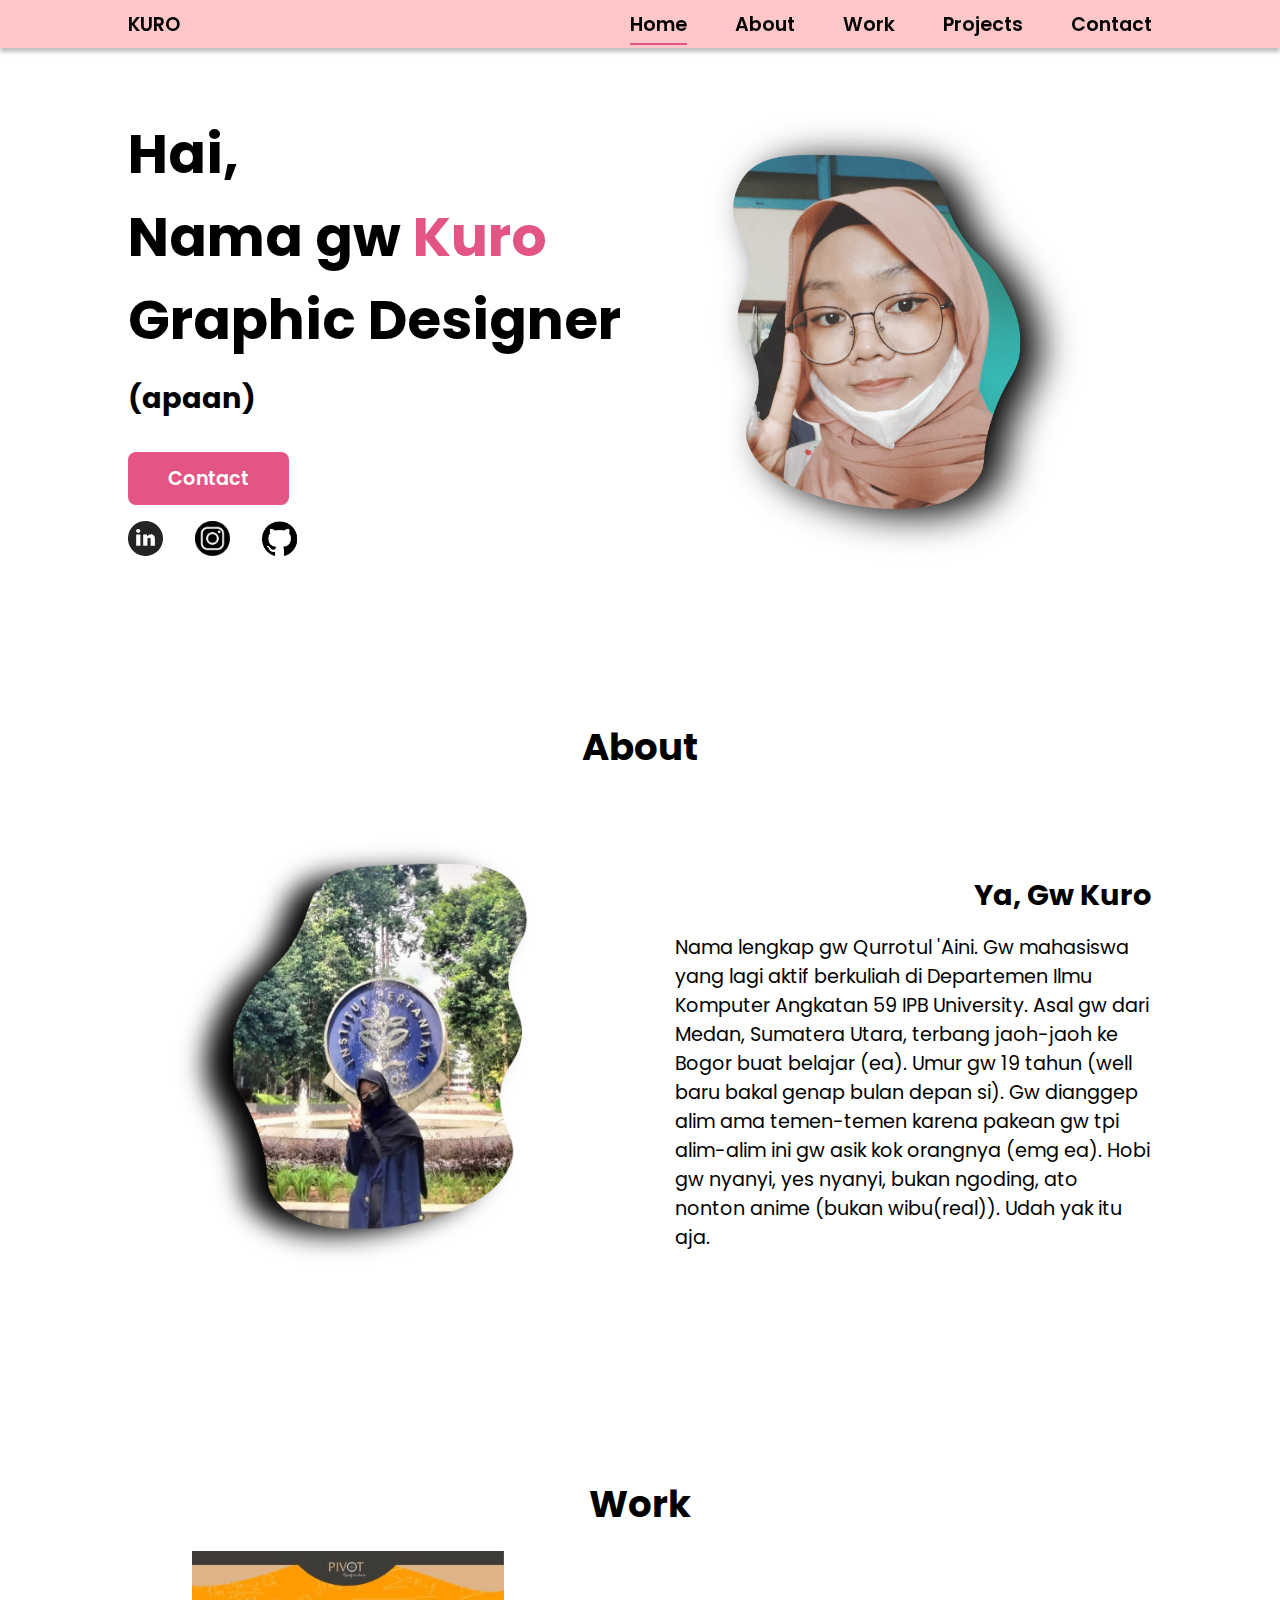
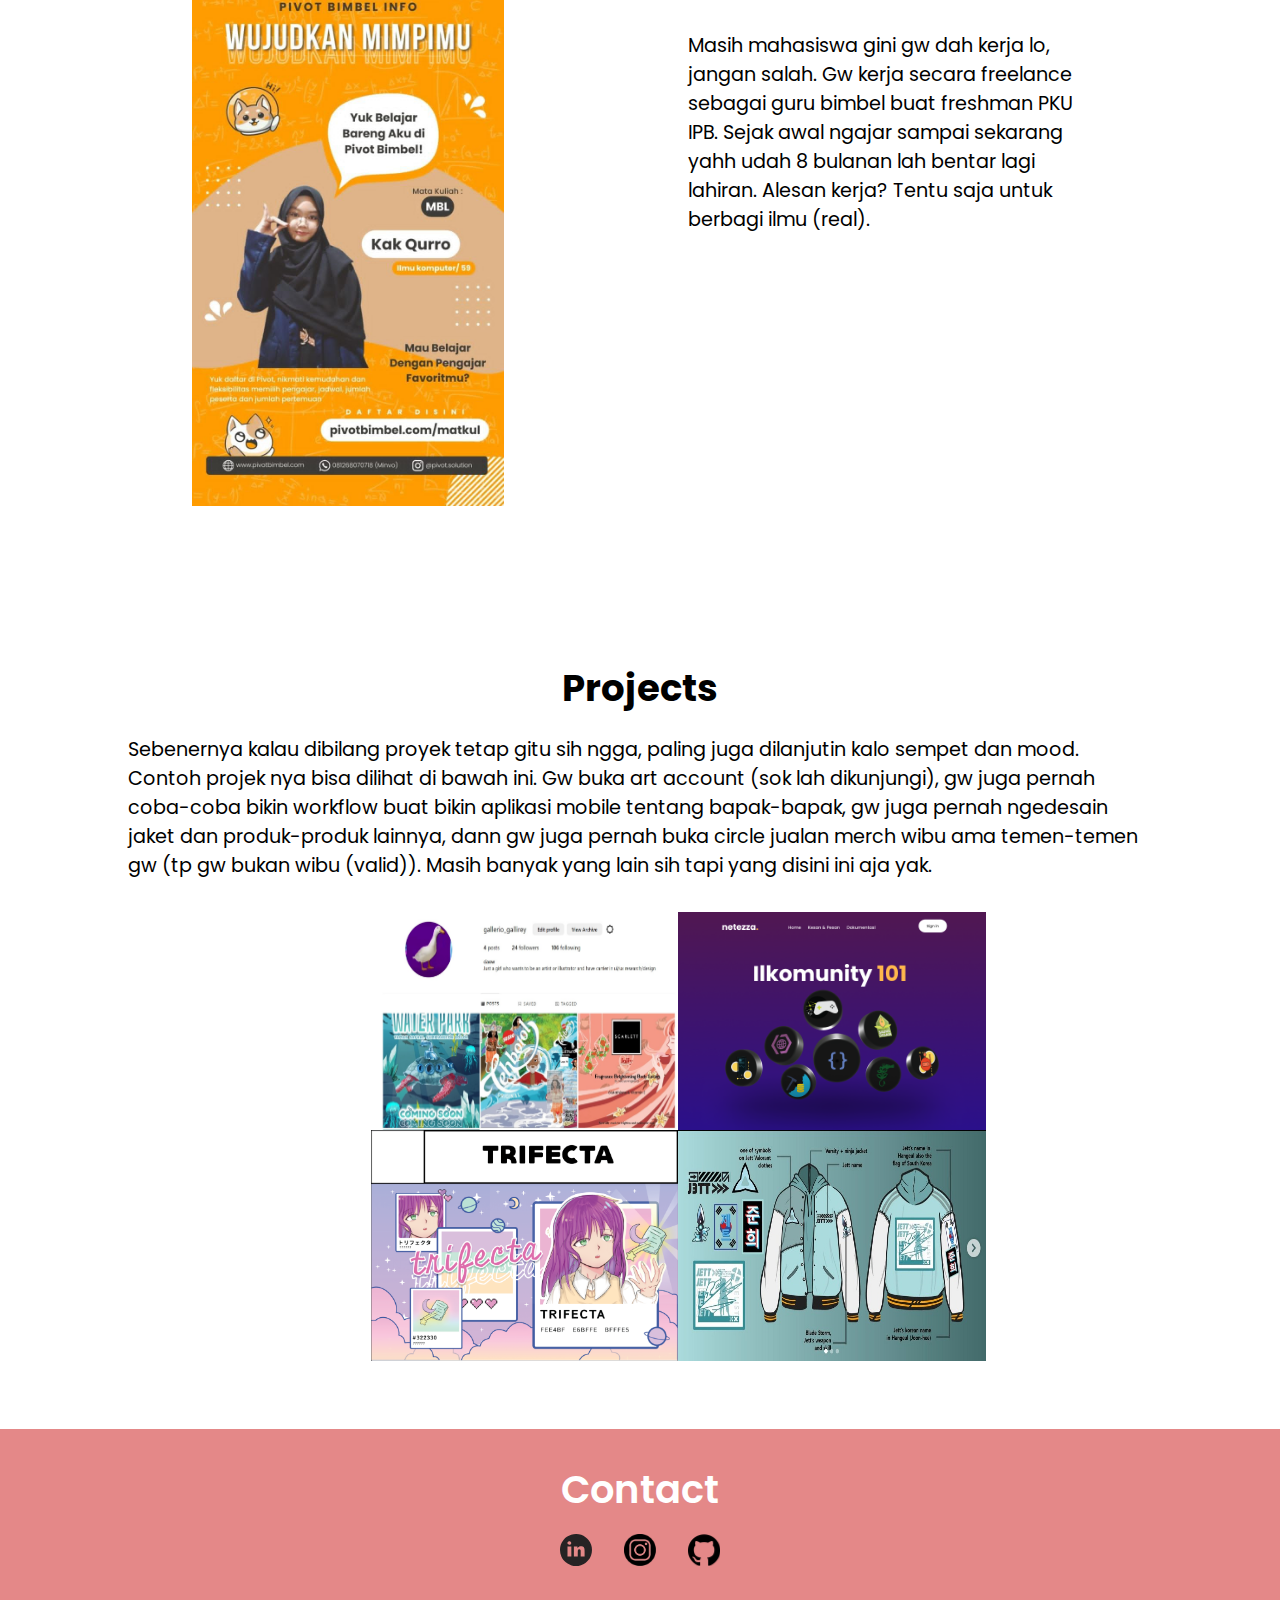
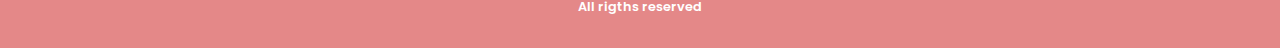
<file: portfolio-responsive-complete-master/index.html>
<!DOCTYPE html>
<html lang="en">
    <head>
        <meta charset="UTF-8">
        <meta name="viewport" content="width=device-width, initial-scale=1.0">
        <meta name="viewport" content="width=device-width, initial-scale=1.0">
        <link rel="stylesheet" href="portfolio-responsive-complete-master/portfolio-responsive-complete-master/assets/css/styles.css">

        <link rel="preconnect" href="https://fonts.googleapis.com">
        <link rel="preconnect" href="https://fonts.gstatic.com" crossorigin>
        <link href="https://fonts.googleapis.com/css2?family=Poor+Story&family=Poppins:wght@600&display=swap" rel="stylesheet">
        <link href="https://fonts.googleapis.com/css2?family=Poppins:wght@400;600;700&display=swap" rel="stylesheet">

        <title>website perkenalan diri</title>
    </head>
    <body>
        
        <header class="l-header">
            <nav class="nav bd-grid">
                <div>
                    <a href="#" class="nav__logo">Kuro</a>
                </div>

                <div class="nav__menu" id="nav-menu">
                    <ul class="nav__list">
                        <li class="nav__item"><a href="#home" class="nav__link active">Home</a></li>
                        <li class="nav__item"><a href="#about" class="nav__link">About</a></li>
                        <li class="nav__item"><a href="#work" class="nav__link">Work</a></li>
                        <li class="nav__item"><a href="#projects" class="nav__link">Projects</a></li>
                        <li class="nav__item"><a href="#contact" class="nav__link">Contact</a></li>
                    </ul>
                </div>

                
            </nav>
        </header>

        <main class="l-main">
           
            <section class="home bd-grid" id="home">
                <div class="home__data">
                    <h1 class="home__title">Hai,<br> Nama gw<span class="home__title-color"> Kuro</span><br>Graphic Designer</h1>
                    <h2 class="joke__part">(apaan)</h2>
                    <a href="#contact" class="button">Contact</a>
                </div>

                <div class="home__social">
                    <a href="https://www.linkedin.com/in/qurrotul-aini-867025247" class="home__social-icon"><img src="portfolio-responsive-complete-master/portfolio-responsive-complete-master/assets/Linkedin-In-Logo-PNG-Isolated-Image.svg" alt="logo linkedin" width="35"> </a>
                    <a href="https://www.instagram.com/gallerio_gallirey" class="home__social-icon"><img src="portfolio-responsive-complete-master/portfolio-responsive-complete-master/assets/Instagram-Logo-Silhoutte-PNG-Image.svg" alt="logo ige" width="35"> </a>
                    <a href="https://github.com/kurooii" class="home__social-icon"><img src="portfolio-responsive-complete-master/portfolio-responsive-complete-master/assets/25231.svg" alt="logo github" width="35"> </a></li>
                    
                </div>

                <div class="home__img">
                    <img src="portfolio-responsive-complete-master/portfolio-responsive-complete-master/assets/Asset 2.png" alt="my photo" width="2000">
                </div>
            </section>

            
            <section class="about section " id="about">
                <h2 class="section-title">About</h2>

                <div class="about__container bd-grid">
                    <div class="about__img">
                        <img src="portfolio-responsive-complete-master/portfolio-responsive-complete-master/assets/1x/ipb2.png" alt="kampus ipb">
                    </div>
                    
                    <div class="about__content">
                        <h2 class="about__subtitle">Ya, Gw Kuro</h2>
                        <p class="about__text">Nama lengkap gw Qurrotul 'Aini. Gw mahasiswa yang lagi aktif berkuliah di Departemen Ilmu Komputer Angkatan 59 IPB University. Asal gw dari Medan, Sumatera Utara, terbang jaoh-jaoh ke Bogor buat belajar (ea). Umur gw 19 tahun (well baru bakal genap bulan depan si). Gw dianggep alim ama temen-temen karena pakean gw tpi alim-alim ini gw asik kok orangnya (emg ea). Hobi gw nyanyi, yes nyanyi, bukan ngoding, ato nonton anime (bukan wibu(real)). Udah yak itu aja. </p>           
                    </div>                                   
                </div>
            </section>

            
            <section class="work section" id="work">
                <h2 class="section-title">Work</h2>
                <div class="work__container">
                    <div class="work__image bd-grid">
                        <a href="https://pivotbimbel.com/product-category/matkul/mbl-reg/pengajar-qurro-mbl/" class="work__img">
                            <img src="portfolio-responsive-complete-master/portfolio-responsive-complete-master/assets/WhatsApp Image 2023-08-20 at 17.32.50 (1).jpeg" alt="pivot bimbel">
                        </a>
                    </div>
                    <div class="work__content">
                        <p>
                            Masih mahasiswa gini gw dah kerja lo, jangan salah. Gw kerja secara freelance sebagai guru bimbel buat freshman PKU IPB. Sejak awal ngajar sampai sekarang yahh udah 8 bulanan lah bentar lagi lahiran. Alesan kerja? Tentu saja untuk berbagi ilmu (real).
                        </p>
                    </div>
                </div>
            </section>

             <section class="projects section" id="projects">
                <h2 class="section-title">Projects</h2>

                <div class="projects__container bd-grid">
                    <div class="projects__content">
                        <p class="projects__text">Sebenernya kalau dibilang proyek tetap gitu sih ngga, paling juga dilanjutin kalo sempet dan mood. Contoh projek nya bisa dilihat di bawah ini. Gw buka art account (sok lah dikunjungi), gw juga pernah coba-coba bikin workflow buat bikin aplikasi mobile tentang bapak-bapak, gw juga pernah ngedesain jaket dan produk-produk lainnya, dann gw juga pernah buka circle jualan merch wibu ama temen-temen gw (tp gw bukan wibu (valid)). Masih banyak yang lain sih tapi yang disini ini aja yak.</p>           
                    </div> 
                    <div class="projects__img1">
                        <img src="portfolio-responsive-complete-master/portfolio-responsive-complete-master/assets/WhatsApp Image 2023-08-20 at 19.43.59.jpeg" alt="projek">
                        <img src="portfolio-responsive-complete-master/portfolio-responsive-complete-master/assets/Frame 2.png" alt="projek">
                        
                    </div>
                    <div class="projects__img2">
                        <img src="portfolio-responsive-complete-master/portfolio-responsive-complete-master/assets/CIRCLE CUT TRIFECTA.png" alt="projek">
                        <img src="portfolio-responsive-complete-master/portfolio-responsive-complete-master/assets/WhatsApp Image 2023-08-20 at 19.57.30.jpeg" alt="projek">
                    </div>                    
                                                      
                </div>
            </section>

        
        <footer class="footer" id="contact">
            <p class="footer__title">Contact</p>
            <div class="footer__social">
                <a href="https://www.linkedin.com/in/qurrotul-aini-867025247/" class="footer__icon"><img src="portfolio-responsive-complete-master/portfolio-responsive-complete-master/assets/Linkedin-In-Logo-PNG-Isolated-Image.svg" alt="logo lingkedin"></a>
                <a href="https://www.instagram.com/gallerio_gallirey" class="footer__icon"><img src="portfolio-responsive-complete-master/portfolio-responsive-complete-master/assets/Instagram-Logo-Silhoutte-PNG-Image.svg" alt="logo instagram"></a>
                <a href="https://github.com/kurooii" class="footer__icon"><img src="portfolio-responsive-complete-master/portfolio-responsive-complete-master/assets/25231.svg" alt="logo github"></a>
            </div>
            <p class="footer__copy">All rigths reserved</p>
        </footer>


        
      
    </body>
</html>
</file>
<file: portfolio-responsive-complete-master/portfolio-responsive-complete-master/portfolio-responsive-complete-master/assets/css/styles.css>
html {
  scroll-behavior: smooth;
}

body {
  margin: 3rem 0 0 0;
  font-family: 'Poppins', sans-serif;
  font-size: 1.5vw;
}

h1, h2, p {
  margin: 0;
}

.nav__list{
  list-style: none;
}

a {
  text-decoration: none;
}

img {
  max-width: 100%;
  height: auto;
  display: block;
}

.section-title {
  position: relative;
  font-size: 2.9vw;
  margin-top: 1.5vw;
  margin-bottom: 1.5vw;
  text-align: center;
}

.section-title h2{
  margin: 2.8vw 0 1.4vw 0;
}

.section {
  padding-top: 4.3vw;
  padding-bottom: 2.8vw;
}


.bd-grid {
  max-width: 1024px;
  display: grid;
  margin-left: auto;
  margin-right: auto;
}

.l-header {
  width: 100%;
  position: fixed; 
  top: 0;
  left: 0;
  z-index: 1;
  background-color: #ffc7c7;
  box-shadow: 0px 4px 4px 0px rgba(0, 0, 0, 0.25);
}

.nav {
  height: 3rem;
  display: flex;
  justify-content: space-between;
  align-items: center;
  font-weight: 600;
}



.nav__item {
  margin-bottom: 2rem;
}

.nav__link {
  position: relative;
}

.nav__link:hover {
  position: relative;
}

.nav__link:hover::after {
  position: absolute;
  content: '';
  width: 100%;
  height: 0.18rem;
  left: 0;
  top: 2rem;
  background-color: rgb(227, 85, 132);
}

.nav__logo {
  text-transform: uppercase;
  color: black;
}


.active::after {
  position: absolute;
  content: '';
  width: 100%;
  height: 0.18rem;
  left: 0;
  top: 2rem;
  background-color: rgb(227, 85, 132);
}

.home {
  position: relative;
  row-gap: 1rem;
  padding: 4rem 0 5rem 0;
}

.home__title {
  font-size: 4.3vw;
  margin-bottom: 1rem;
}
.joke__part {
  margin-bottom: 2rem; 
}

.home__title-color {
  color: rgb(227, 85, 132);
}

.home__social {
  display: flex;
  flex-direction: row;
  gap: 1rem;
  
}
.home__social-icon{
  margin: 0 0 0 0;
  padding-top: 0;
  float: left;
  display: flex;
  width: 5%;
}
.home__social-icon:hover{
  box-shadow: 0px 3px 0px rgb(227, 85, 132);
}
.home__img {
  position: absolute;
  right: 0;
  bottom: 0;
  top: 0rem;
  width: 50%;
  align-items: end;
  float: right;
}

.home__blob {
  fill: pink
}


.button {
  display: inline-block;
  background-color: rgb(227, 85, 132);
  color: #fff;
  padding: .75rem 2.5rem;
  font-weight: 600;
  border-radius: .5rem;
  transition: .3s;
}

.button:hover {
  box-shadow: 0px 10px 36px rgba(0, 0, 0, 0.15);
}


.about{
  position: relative;
  row-gap: 1rem;
  padding: 4rem 0 5rem 0;
}
.about__content{
  padding-top: 5rem;
  padding-left: 2rem;
}
.about__container {
  row-gap: 2rem;
  text-align: left;
  display: grid;
  grid-template-columns: 1fr 1fr;
  column-gap: 5px;
}

.about__subtitle {
  margin-bottom: 1rem;
  justify-self: right;
  position: relative;
}

.about__img {
  justify-self: left;
  float: left;
}

.about__img img {
  width: 450px;
  display: flex;
  flex-direction: column;
  float: left;
  
}

.work{
  position: relative;
  row-gap: 1rem;
  padding: 4rem 0 5rem 0;
}
.work__content{
  padding-top: 5rem;
  padding-left: 2rem;
}
.work__container {
  row-gap: 2rem;
  text-align: left;
  display: grid;
  grid-template-columns: 1fr 1fr;
  column-gap: 2rem;
}

.work__content {
  margin-bottom: 1rem;
  justify-self: right;
  position: relative;
  margin-right: 15vw;
  align-items: center;
  font-size: 1.5vw;
}

.work__img {
  justify-self: left;
  transition: transform 0.5s;
  float: left;
}

.work__img:hover{
  transform: scale(1.1);
}


.work__img img {
  width: 50%;
  display: flex;
  flex-direction: column;
  margin-left: 15vw;
}

.projects__img1{
  width: 30%;
  padding-left: 19vw;
  display: flex;
  padding-top: 2rem;
  float: left;
  
}
.projects__img2{
  width: 30%;
  padding-left: 19vw;
  display: flex;
  padding-bottom: 2rem;
 
}
.projects.content{
  margin-bottom: 2rem;
  position: relative;
}


.contact__input {
  width: 100%;
  font-size: 1.5vw;
  font-weight: 600;
  padding: 1rem;
  border-radius: .5rem;
  border: 1.5px solid black;
  outline: none;
  margin-bottom: 2rem;
}

.contact__button {
  display: block;
  border: none;
  outline: none;
  font-size: 1.5vw;
  cursor: pointer;
  margin-left: auto;
}


.footer {
  background-color: rgb(228, 136, 136);
  color: #fff;
  text-align: center;
  font-weight: 600;
  padding: 2rem 0;
}

.footer__title {
  font-size: 3vw;
  margin-bottom: 1rem;
}

.footer__social {
  margin-bottom: 2rem;
  display: flex;
  justify-content: center;
  gap: 0rem;
  
}

.footer__icon {
  margin: 0 0 0 0;
  padding-top: 0;
  display: flex;
  margin: 0 1rem;
  width: 2.5%;
  flex-direction: column;
}

.footer__copy {
  font-size: 1vw;
}
.nav__list {
  display: flex;
  padding-top: 0;
}
.nav__item {
  margin-left: 3rem;
  margin-bottom: 0;
}
.nav__link {
  color: black;}
</file>
